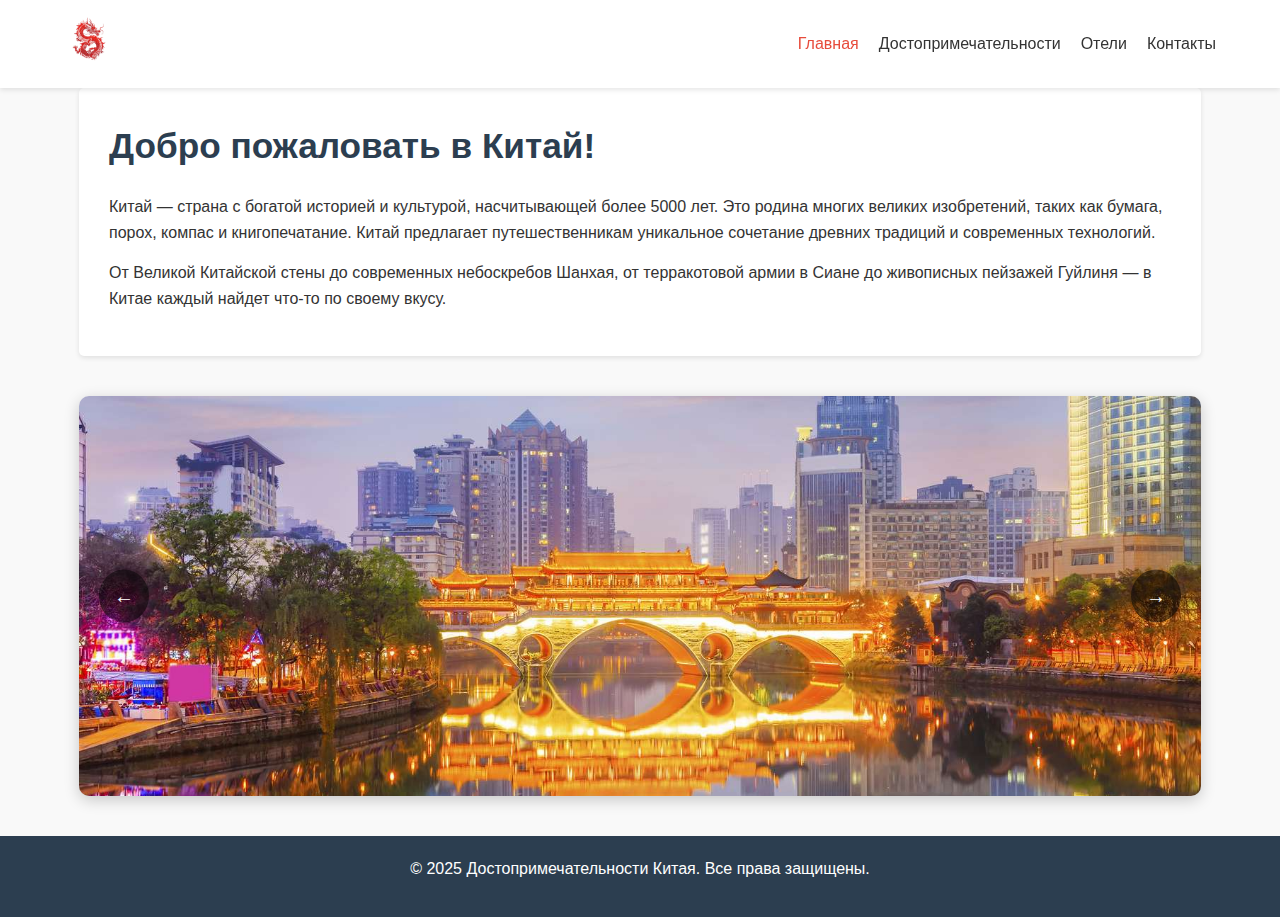
<file: index.html>
<!DOCTYPE html>
<html lang="ru">
<head>
    <meta charset="UTF-8">
    <meta name="viewport" content="width=device-width, initial-scale=1.0">
    <title>Отели в Китае - Достопримечательности Китая</title>
    <link rel="stylesheet" href="css/style.css">
</head>
<body>
    <header>
        <div class="container">
            <div class="logo">
                <img src="images/logo.png" alt="Логотип Китайского туризма">
            </div>
            <nav class="main-nav">
                <ul>
                    <li class="active"><a href="index.html">Главная</a></li>
                    <li><a href="attractions.html">Достопримечательности</a></li>
                    <li ><a href="hotels.html">Отели</a></li>
                    <li><a href="contact.html">Контакты</a></li>
                </ul>
            </nav>
        </div>
    </header>

    <main class="container">
        <section class="about-china">
            <h1>Добро пожаловать в Китай!</h1>
            <p>Китай — страна с богатой историей и культурой, насчитывающей более 5000 лет. Это родина многих великих изобретений, таких как бумага, порох, компас и книгопечатание. Китай предлагает путешественникам уникальное сочетание древних традиций и современных технологий.</p>
            <p>От Великой Китайской стены до современных небоскребов Шанхая, от терракотовой армии в Сиане до живописных пейзажей Гуйлиня — в Китае каждый найдет что-то по своему вкусу.</p>
        </section>

 <!-- В index.html изменяем только секцию карусели -->
<section class="carousel">
    <div class="carousel-container">
        <div class="carousel-slide">
            <div class="slide">
                <img src="images/china1.jpg" alt="Великая Китайская стена">
            </div>
            <div class="slide">
                <img src="images/china2.jpg" alt="Терракотовая армия">
            </div>
            <div class="slide">
                <img src="images/china3.jpg" alt="Монастырь Шаолинь">
            </div>
        </div>
    </div>
    <button id="prevBtn">←</button>
    <button id="nextBtn">→</button>
</section>
    </main>

    <footer>
        <div class="container">
            <p>&copy; 2025 Достопримечательности Китая. Все права защищены.</p>
        </div>
    </footer>

    <script src="js/script.js"></script>
</body>
</html>
</file>
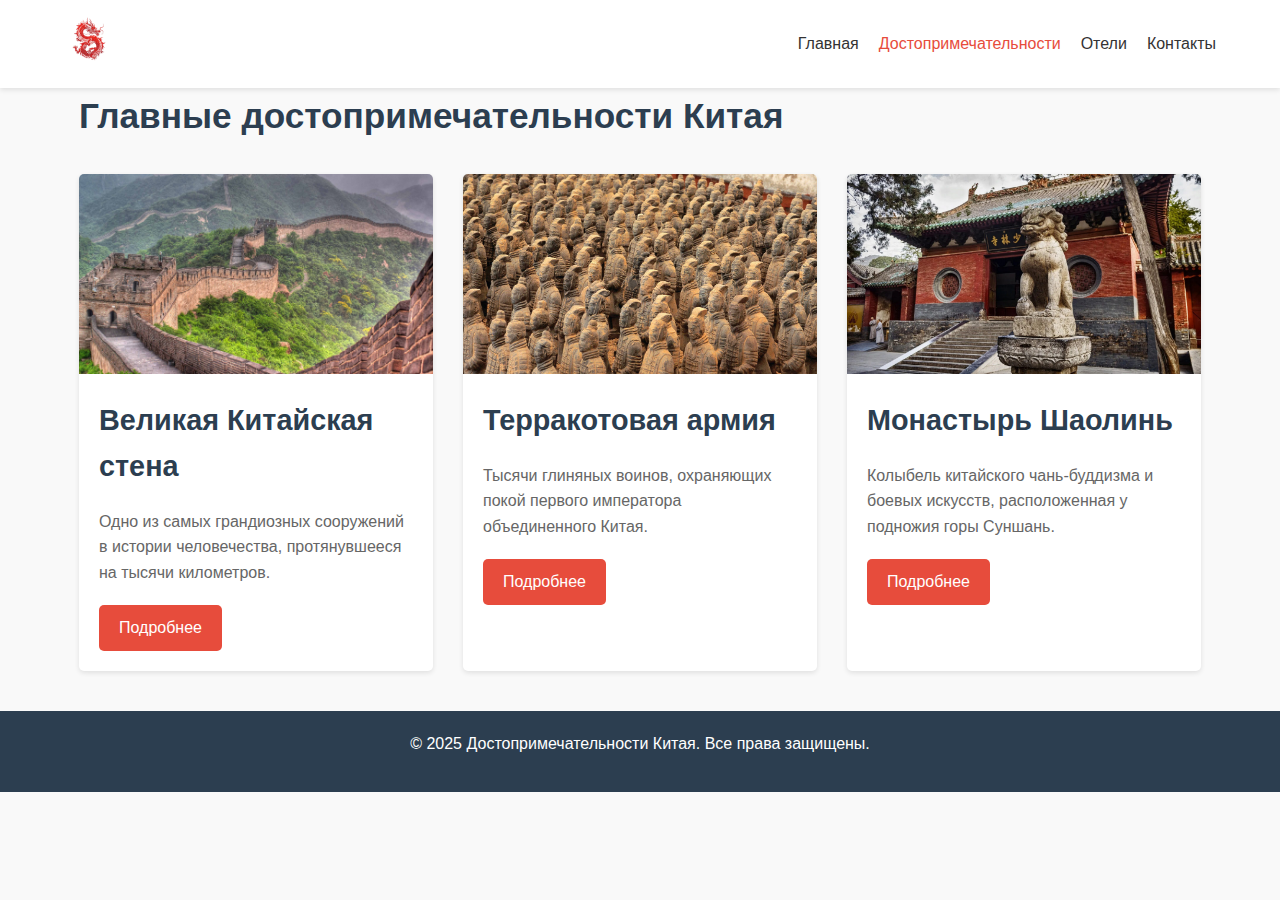
<file: attractions.html>
<!DOCTYPE html>
<html lang="ru">
<head>
    <meta charset="UTF-8">
    <meta name="viewport" content="width=device-width, initial-scale=1.0">
    <title>Отели в Китае - Достопримечательности Китая</title>
    <link rel="stylesheet" href="css/style.css">
</head>
<body>
    <header>
        <div class="container">
            <div class="logo">
                <img src="images/logo.png" alt="Логотип Китайского туризма">
            </div>
            <nav class="main-nav">
                <ul>
                    <li><a href="index.html">Главная</a></li>
                    <li class="active"><a href="attractions.html">Достопримечательности</a></li>
                    <li><a href="hotels.html">Отели</a></li>
                    <li><a href="contact.html">Контакты</a></li>
                </ul>
            </nav>
        </div>
    </header>
 </header>

    <main class="container">
        <h1>Главные достопримечательности Китая</h1>
        
        <div class="attractions-list">
            <article class="attraction-card">
                <img src="images/great-wall.jpg" alt="Великая Китайская стена">
                <h2><a href="great-wall.html">Великая Китайская стена</a></h2>
                <p>Одно из самых грандиозных сооружений в истории человечества, протянувшееся на тысячи километров.</p>
                <a href="great-wall.html" class="btn">Подробнее</a>
            </article>

            <article class="attraction-card">
                <img src="images/terracotta.jpg" alt="Терракотовая армия">
                <h2><a href="terracotta.html">Терракотовая армия</a></h2>
                <p>Тысячи глиняных воинов, охраняющих покой первого императора объединенного Китая.</p>
                <a href="terracotta.html" class="btn">Подробнее</a>
            </article>

            <article class="attraction-card">
                <img src="images/shaolin.jpg" alt="Монастырь Шаолинь">
                <h2><a href="shaolin.html">Монастырь Шаолинь</a></h2>
                <p>Колыбель китайского чань-буддизма и боевых искусств, расположенная у подножия горы Суншань.</p>
                <a href="shaolin.html" class="btn">Подробнее</a>
            </article>
        </div>
    </main>

    <footer>
        <div class="container">
            <p>&copy; 2025 Достопримечательности Китая. Все права защищены.</p>
        </div>
    </footer>
</body>
</html>
</file>
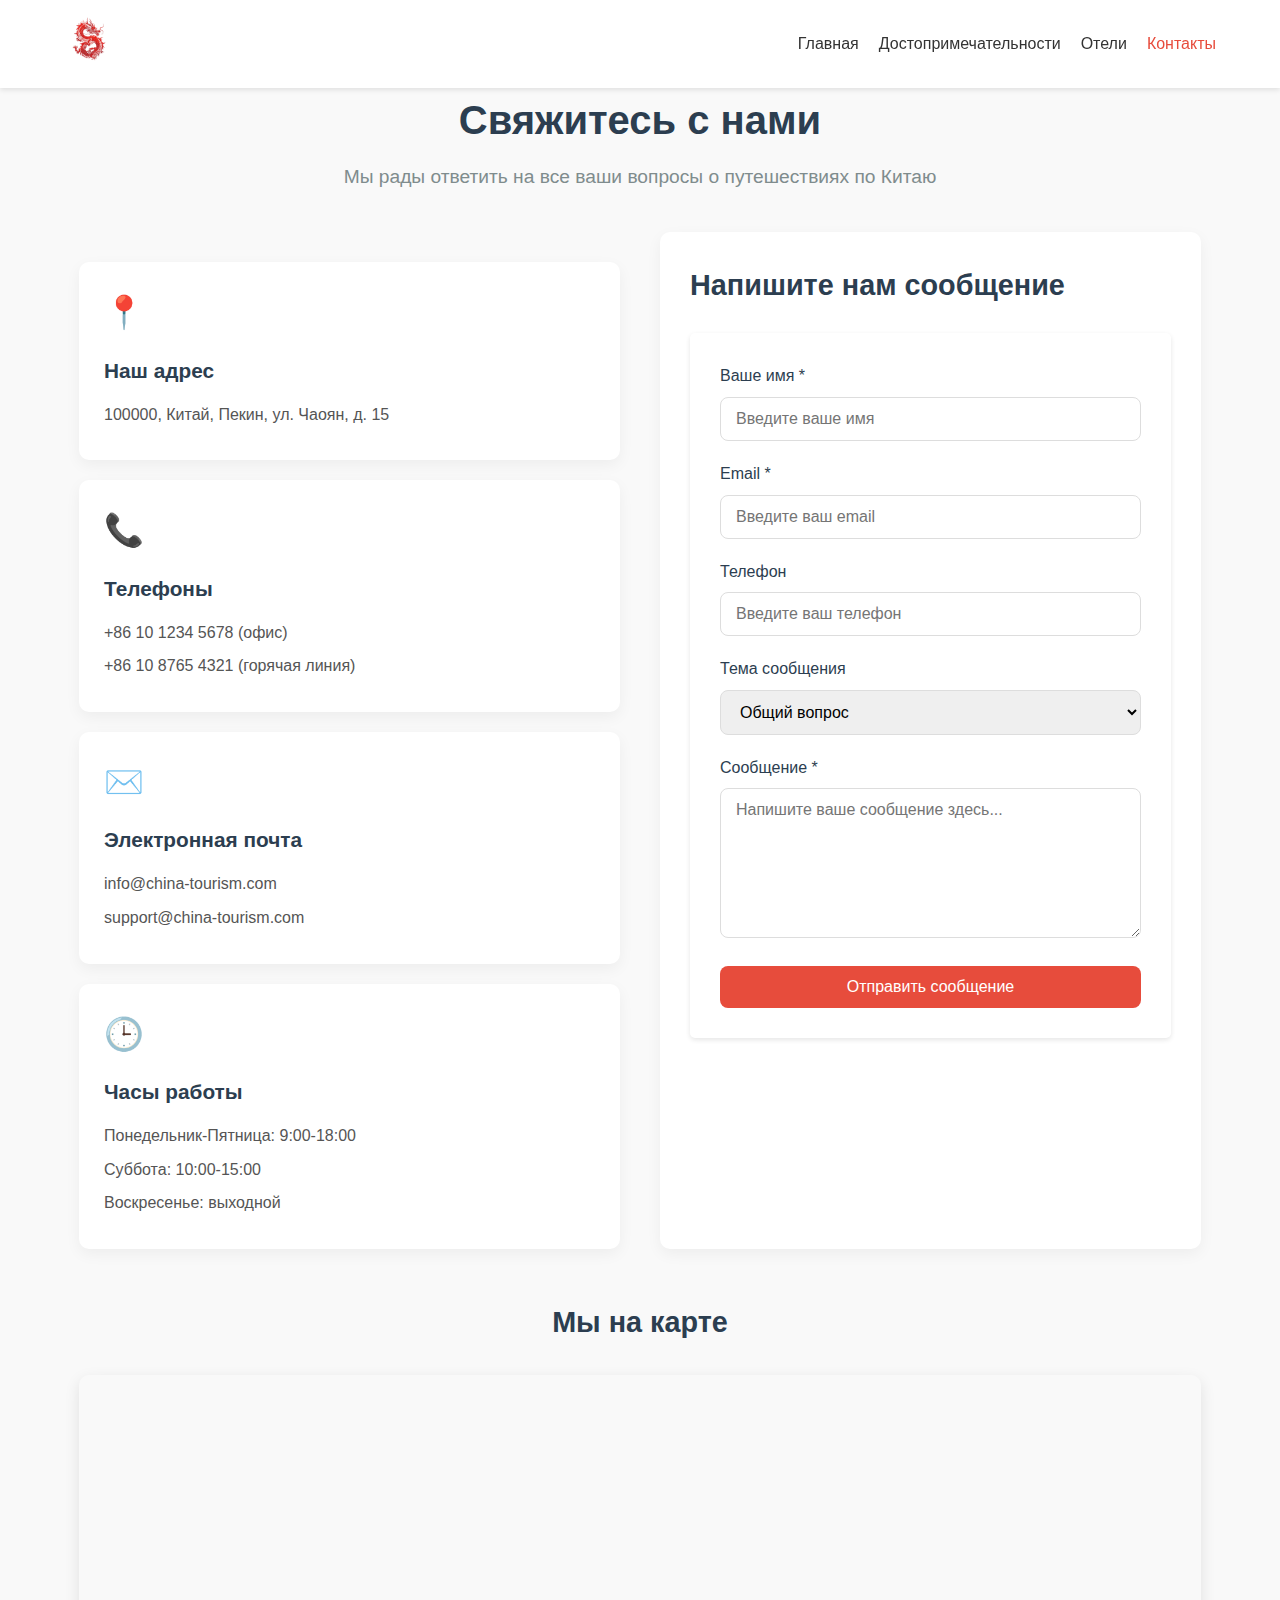
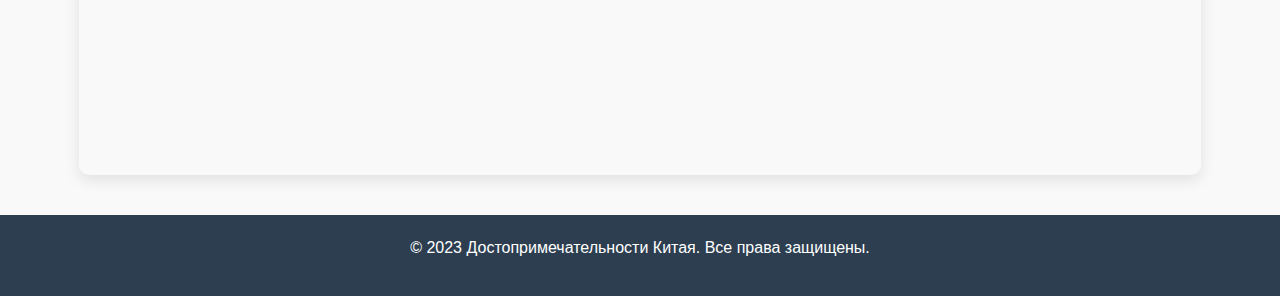
<file: contact.html>
<!DOCTYPE html>
<html lang="ru">
<head>
    <meta charset="UTF-8">
    <meta name="viewport" content="width=device-width, initial-scale=1.0">
    <title>Контакты - Достопримечательности Китая</title>
    <link rel="stylesheet" href="css/style.css">
    <style>
        html {
            scroll-behavior: smooth;
        }
        .page-transition {
            animation: fadeIn 0.5s ease;
        }
        @keyframes fadeIn {
            from { opacity: 0; }
            to { opacity: 1; }
        }
    </style>
</head>
<body class="page-transition">
    <header>
        <div class="container">
            <div class="logo">
                <img src="images/logo.png" alt="Логотип Китайского туризма">
            </div>
            <nav class="main-nav">
                <ul>
                    <li><a href="index.html">Главная</a></li>
                    <li><a href="attractions.html">Достопримечательности</a></li>
                    <li><a href="hotels.html">Отели</a></li>
                    <li class="active"><a href="contact.html">Контакты</a></li>
                </ul>
            </nav>
        </div>
    </header>

    <main class="container">
        <h1 class="contact-title">Свяжитесь с нами</h1>
        <p class="contact-subtitle">Мы рады ответить на все ваши вопросы о путешествиях по Китаю</p>
        
        <div class="contact-container">
            <section class="contact-info">
                <div class="contact-card">
                    <div class="contact-icon">📍</div>
                    <h3>Наш адрес</h3>
                    <p>100000, Китай, Пекин, ул. Чаоян, д. 15</p>
                </div>
                
                <div class="contact-card">
                    <div class="contact-icon">📞</div>
                    <h3>Телефоны</h3>
                    <p>+86 10 1234 5678 (офис)</p>
                    <p>+86 10 8765 4321 (горячая линия)</p>
                </div>
                
                <div class="contact-card">
                    <div class="contact-icon">✉️</div>
                    <h3>Электронная почта</h3>
                    <p>info@china-tourism.com</p>
                    <p>support@china-tourism.com</p>
                </div>
                
                <div class="contact-card">
                    <div class="contact-icon">🕒</div>
                    <h3>Часы работы</h3>
                    <p>Понедельник-Пятница: 9:00-18:00</p>
                    <p>Суббота: 10:00-15:00</p>
                    <p>Воскресенье: выходной</p>
                </div>
            </section>

            <section class="contact-form-section">
                <h2>Напишите нам сообщение</h2>
                <form id="feedbackForm" class="contact-form" action="https://formspree.io/f/xrbkrona" method="POST">
                    <div class="form-group">
                        <label for="name">Ваше имя *</label>
                        <input type="text" id="name" name="name" required placeholder="Введите ваше имя">
                    </div>
                    
                    <div class="form-group">
                        <label for="email">Email *</label>
                        <input type="email" id="email" name="email" required placeholder="Введите ваш email">
                    </div>
                    
                    <div class="form-group">
                        <label for="phone">Телефон</label>
                        <input type="tel" id="phone" name="phone" placeholder="Введите ваш телефон">
                    </div>
                    
                    <div class="form-group">
                        <label for="subject">Тема сообщения</label>
                        <select id="subject" name="subject">
                            <option value="general">Общий вопрос</option>
                            <option value="tours">Информация о турах</option>
                            <option value="hotels">Бронирование отелей</option>
                            <option value="feedback">Обратная связь</option>
                        </select>
                    </div>
                    
                    <div class="form-group">
                        <label for="message">Сообщение *</label>
                        <textarea id="message" name="message" rows="5" required placeholder="Напишите ваше сообщение здесь..."></textarea>
                    </div>
                    
                    <input type="hidden" name="_language" value="ru">
                    <input type="hidden" name="_subject" value="Новое сообщение с сайта China-Tourism">
                    <input type="hidden" name="_next" value="https://ваш_логин.github.io/china-tourism/thanks.html">
                    
                    <button type="submit" class="submit-btn">Отправить сообщение</button>
                </form>
                <div id="formStatus"></div>
            </section>
        </div>

        <section class="contact-map">
            <h2>Мы на карте</h2>
            <div class="map-container">
                <iframe src="https://www.google.com/maps/embed?pb=!1m18!1m12!1m3!1d3054.755428061385!2d116.48058231536338!3d40.04156847941377!2m3!1f0!2f0!3f0!3m2!1i1024!2i768!4f13.1!3m3!1m2!1s0x35f05296e7142cb9%3A0x3f0e49c5d5b7042e!2sChaoyang%20St%2C%20Chao%20Yang%20Qu%2C%20Beijing%20Shi%2C%20China!5e0!3m2!1sen!2sru!4v1620000000000!5m2!1sen!2sru" width="600" height="450" style="border:0;" allowfullscreen="" loading="lazy"></iframe>
            </div>
        </section>
    </main>

    <footer>
        <div class="container">
            <p>&copy; 2023 Достопримечательности Китая. Все права защищены.</p>
        </div>
    </footer>

    <script>
        document.getElementById('feedbackForm').addEventListener('submit', function(e) {
            e.preventDefault();
            const form = e.target;
            const formData = new FormData(form);
            const status = document.getElementById('formStatus');
            
            status.innerHTML = '<p style="color: #3498db;">Отправка сообщения...</p>';
            
            fetch(form.action, {
                method: 'POST',
                body: formData,
                headers: {
                    'Accept': 'application/json'
                }
            })
            .then(response => {
                if (response.ok) {
                    status.innerHTML = `
                        <div style="background:#27ae60; color:white; padding:15px; border-radius:5px;">
                            ✔ Сообщение успешно отправлено! Мы ответим вам в ближайшее время.
                        </div>
                    `;
                    form.reset();
                } else {
                    throw new Error('Ошибка отправки');
                }
            })
            .catch(error => {
                status.innerHTML = `
                    <div style="background:#e74c3c; color:white; padding:15px; border-radius:5px;">
                        ✖ Ошибка при отправке. Пожалуйста, попробуйте позже или напишите нам на info@china-tourism.com
                    </div>
                `;
            });
        });
    </script>
</body>
</html>
</file>
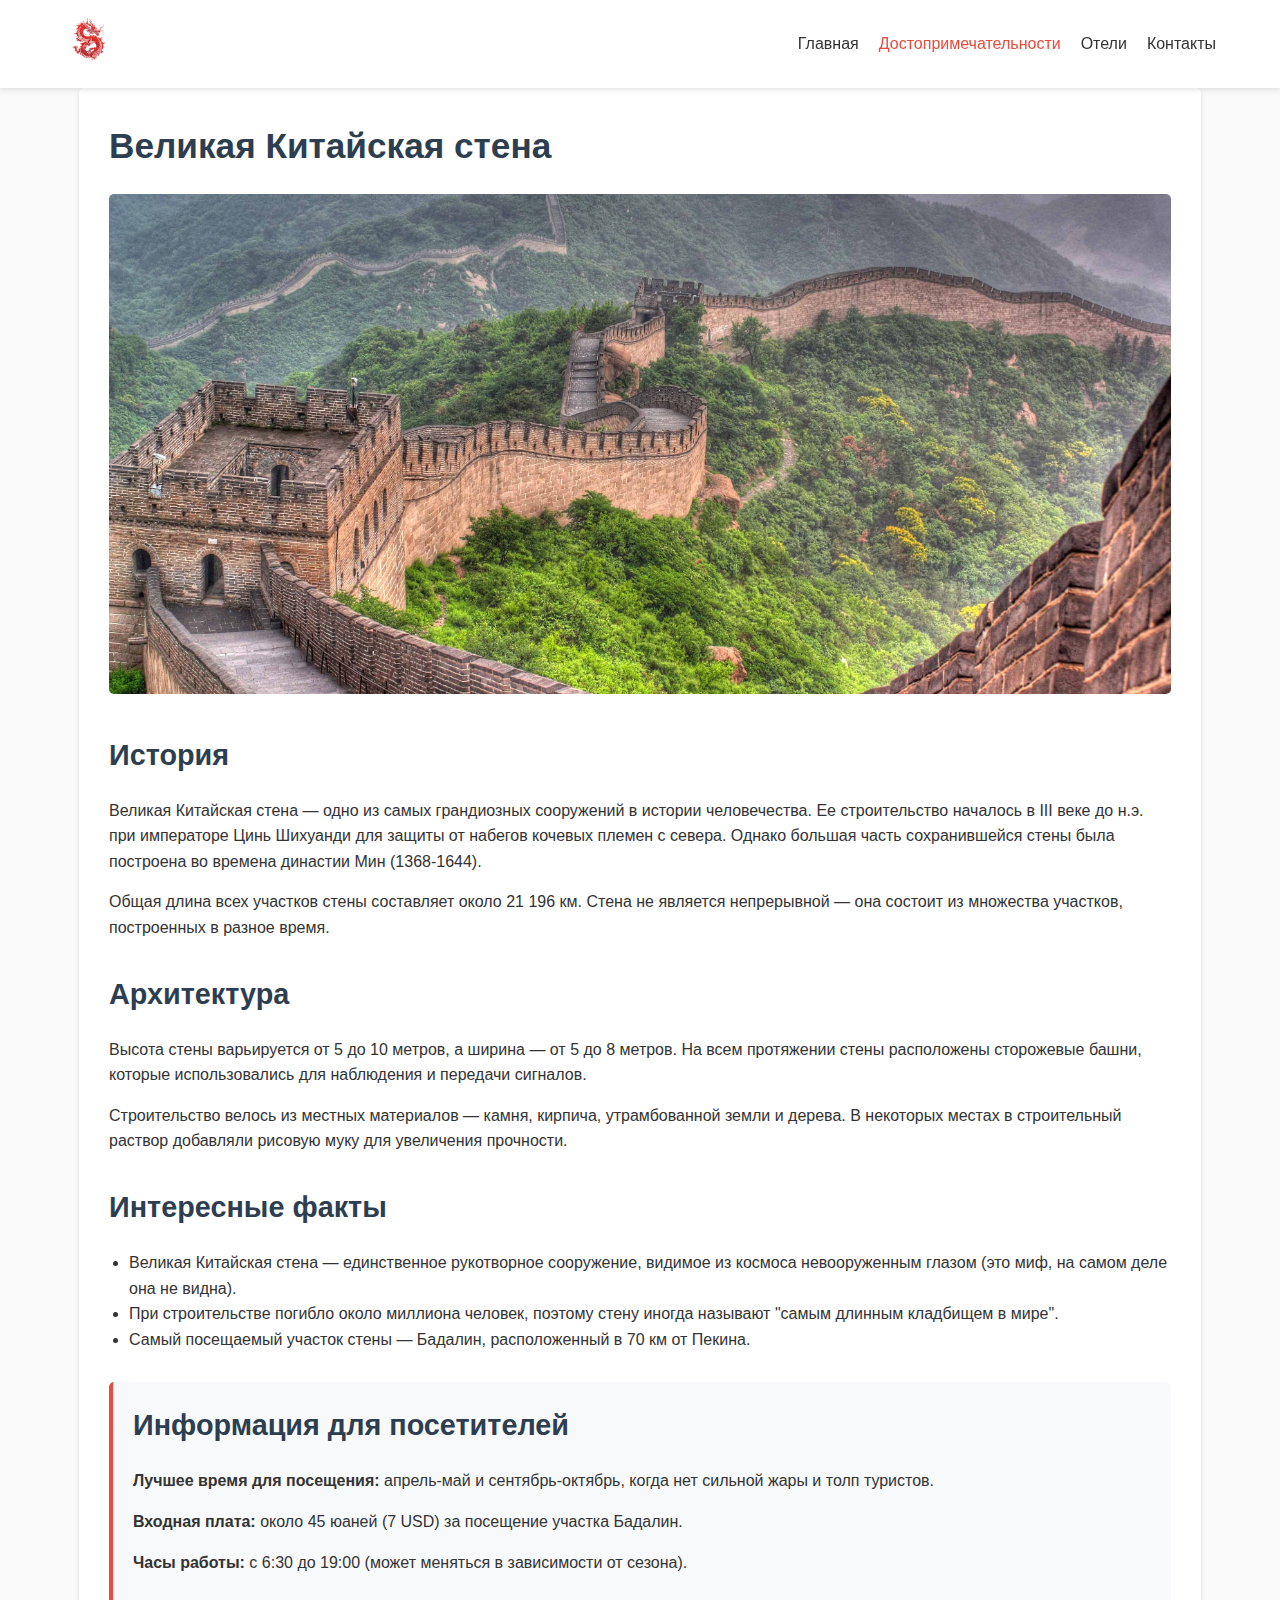
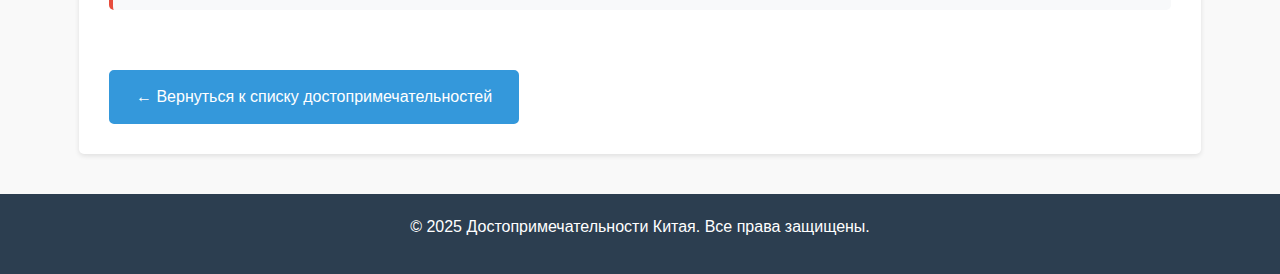
<file: great-wall.html>
<!DOCTYPE html>
<html lang="ru">
<head>
    <meta charset="UTF-8">
    <meta name="viewport" content="width=device-width, initial-scale=1.0">
    <title>Великая Китайская стена</title>
    <link rel="stylesheet" href="css/style.css">
</head>
<body>
    <header>
        <div class="container">
            <div class="logo">
                <img src="images/logo.png" alt="Логотип Китайского туризма">
            </div>
            <nav class="main-nav">
                <ul>
                    <li><a href="index.html">Главная</a></li>
                    <li class="active"><a href="attractions.html">Достопримечательности</a></li>
                    <li><a href="hotels.html">Отели</a></li>
                    <li><a href="contact.html">Контакты</a></li>
                </ul>
            </nav>
        </div>
    </header>
 </header>

    <main class="container">
        <article class="attraction-detail">
            <h1>Великая Китайская стена</h1>
            <img src="images/great-wall.jpg" alt="Великая Китайская стена">
            
            <section>
                <h2>История</h2>
                <p>Великая Китайская стена — одно из самых грандиозных сооружений в истории человечества. Ее строительство началось в III веке до н.э. при императоре Цинь Шихуанди для защиты от набегов кочевых племен с севера. Однако большая часть сохранившейся стены была построена во времена династии Мин (1368-1644).</p>
                <p>Общая длина всех участков стены составляет около 21 196 км. Стена не является непрерывной — она состоит из множества участков, построенных в разное время.</p>
            </section>

            <section>
                <h2>Архитектура</h2>
                <p>Высота стены варьируется от 5 до 10 метров, а ширина — от 5 до 8 метров. На всем протяжении стены расположены сторожевые башни, которые использовались для наблюдения и передачи сигналов.</p>
                <p>Строительство велось из местных материалов — камня, кирпича, утрамбованной земли и дерева. В некоторых местах в строительный раствор добавляли рисовую муку для увеличения прочности.</p>
            </section>

            <section>
                <h2>Интересные факты</h2>
                <ul>
                    <li>Великая Китайская стена — единственное рукотворное сооружение, видимое из космоса невооруженным глазом (это миф, на самом деле она не видна).</li>
                    <li>При строительстве погибло около миллиона человек, поэтому стену иногда называют "самым длинным кладбищем в мире".</li>
                    <li>Самый посещаемый участок стены — Бадалин, расположенный в 70 км от Пекина.</li>
                </ul>
            </section>

            <section class="visitor-info">
                <h2>Информация для посетителей</h2>
                <p><strong>Лучшее время для посещения:</strong> апрель-май и сентябрь-октябрь, когда нет сильной жары и толп туристов.</p>
                <p><strong>Входная плата:</strong> около 45 юаней (7 USD) за посещение участка Бадалин.</p>
                <p><strong>Часы работы:</strong> с 6:30 до 19:00 (может меняться в зависимости от сезона).</p>
            </section>
            <a href="attractions.html" class="back-button"> ← Вернуться к списку достопримечательностей</a>
        </article>
    </main>

    <footer>
        <div class="container">
            <p>&copy; 2025 Достопримечательности Китая. Все права защищены.</p>
        </div>
    </footer>
</body>
</html>
</file>
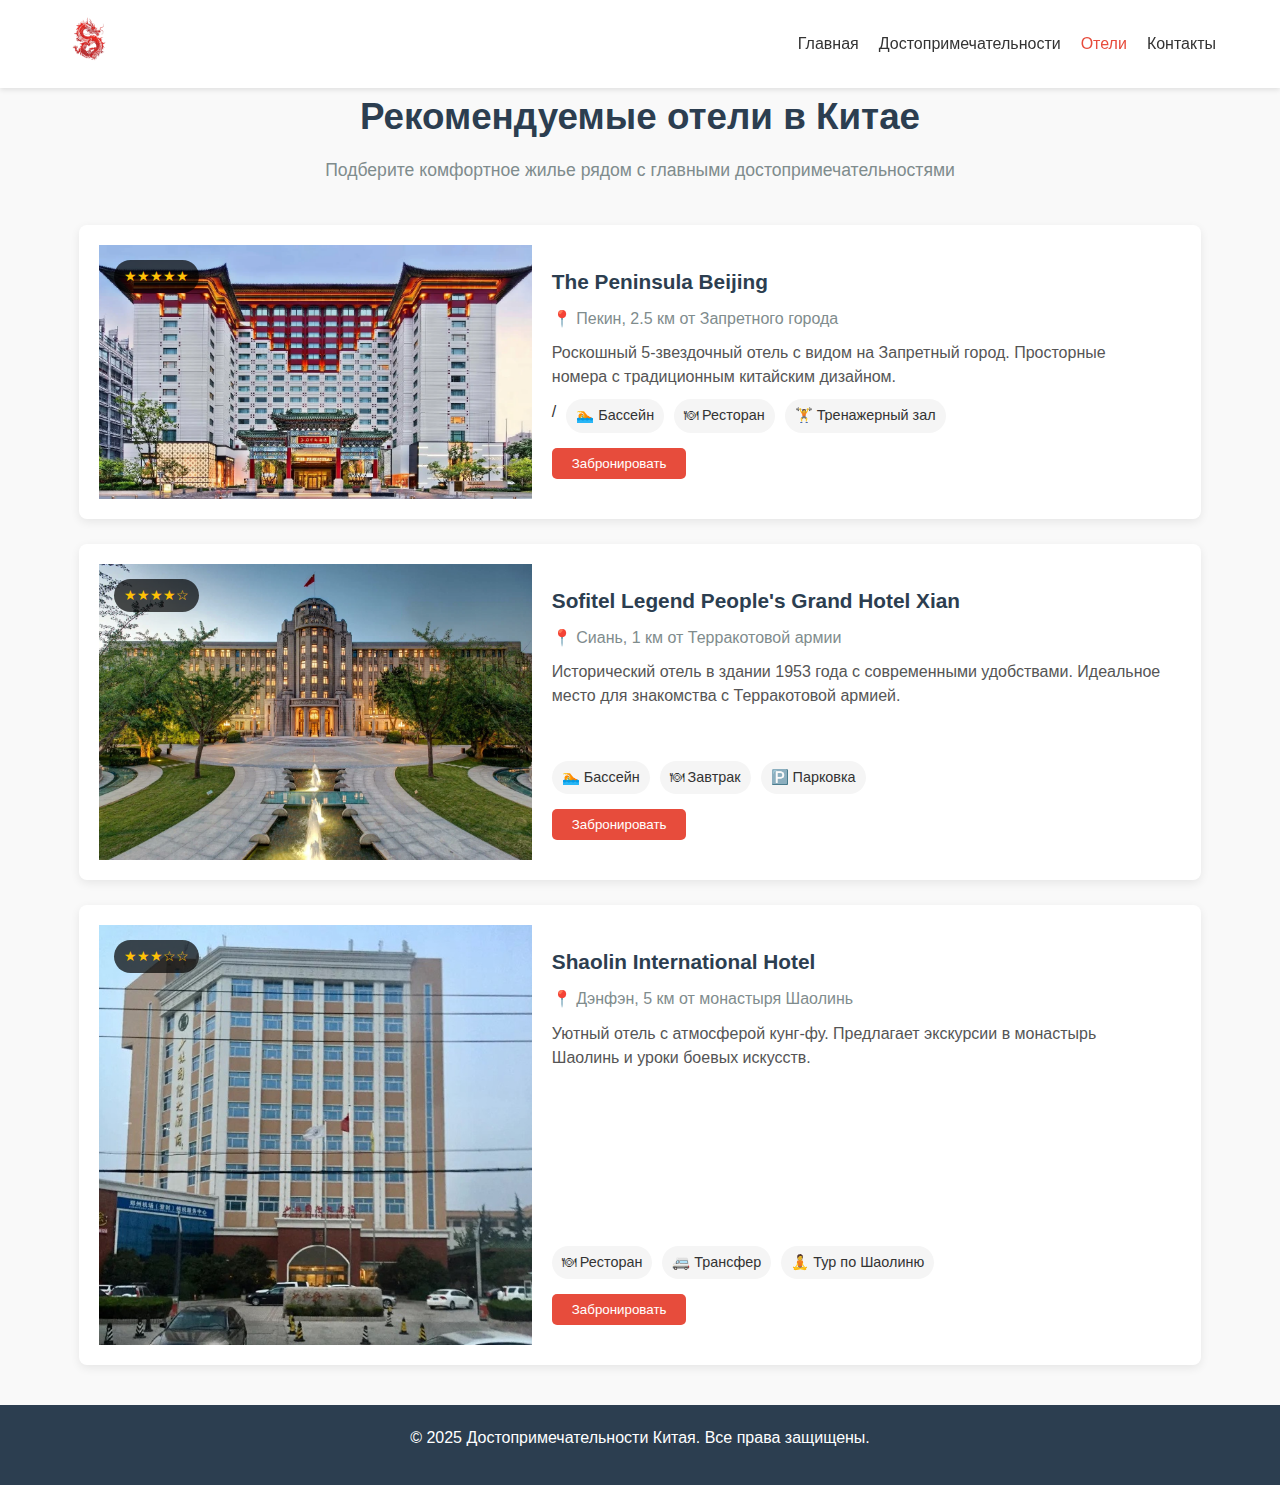
<file: hotels.html>
<!DOCTYPE html>
<html lang="ru">
<head>
    <meta charset="UTF-8">
    <meta name="viewport" content="width=device-width, initial-scale=1.0">
    <title>Отели в Китае - Достопримечательности Китая</title>
    <link rel="stylesheet" href="css/style.css">
</head>
<body>
    <header>
        <div class="container">
            <div class="logo">
                <img src="images/logo.png" alt="Логотип Китайского туризма">
            </div>
            <nav class="main-nav">
                <ul>
                    <li><a href="index.html">Главная</a></li>
                    <li><a href="attractions.html">Достопримечательности</a></li>
                    <li class="active"><a href="hotels.html">Отели</a></li>
                    <li><a href="contact.html">Контакты</a></li>
                </ul>
            </nav>
        </div>
    </header>

</body>
</html>
    <main class="container">
        <section class="hotels-header">
            <h1>Рекомендуемые отели в Китае</h1>
            <p class="subtitle">Подберите комфортное жилье рядом с главными достопримечательностями</p>
        </section>

        <section class="hotels-list">
            <div class="hotel-card">
                <div class="hotel-image-container">
                    <img src="images/hotel1.jpg" alt="The Peninsula Beijing" class="hotel-image">
                    <span class="hotel-rating">★★★★★</span>
                </div>
                <div class="hotel-details">
                    <h3>The Peninsula Beijing</h3>
                    <p class="hotel-location">📍 Пекин, 2.5 км от Запретного города</p>
                    <p class="hotel-description">Роскошный 5-звездочный отель с видом на Запретный город. Просторные номера с традиционным китайским дизайном.</p>
                    <div class="hotel-amenities">/
                        <span>🏊 Бассейн</span>
                        <span>🍽 Ресторан</span>
                        <span>🏋️ Тренажерный зал</span>
                    </div>
                    <div class="hotel-actions">
                        <button class="book-button" onclick="bookHotel('The Peninsula Beijing')">Забронировать</button>

                    </div>
                </div>
            </div>

            <div class="hotel-card">
                <div class="hotel-image-container">
                    <img src="images/hotel2.jpg" alt="Sofitel Legend Xian" class="hotel-image">
                    <span class="hotel-rating">★★★★☆</span>
                </div>
                <div class="hotel-details">
                    <h3>Sofitel Legend People's Grand Hotel Xian</h3>
                    <p class="hotel-location">📍 Сиань, 1 км от Терракотовой армии</p>
                    <p class="hotel-description">Исторический отель в здании 1953 года с современными удобствами. Идеальное место для знакомства с Терракотовой армией.</p>
                    <div class="hotel-amenities">
                        <span>🏊 Бассейн</span>
                        <span>🍽 Завтрак</span>
                        <span>🅿️ Парковка</span>
                    </div>
                    <div class="hotel-actions">
                        <button class="book-button" onclick="bookHotel('Sofitel Legend Xian')">Забронировать</button>

                    </div>
                </div>
            </div>

            <div class="hotel-card">
                <div class="hotel-image-container">
                    <img src="images/hotel3.jpg" alt="Shaolin International Hotel" class="hotel-image">
                    <span class="hotel-rating">★★★☆☆</span>
                </div>
                <div class="hotel-details">
                    <h3>Shaolin International Hotel</h3>
                    <p class="hotel-location">📍 Дэнфэн, 5 км от монастыря Шаолинь</p>
                    <p class="hotel-description">Уютный отель с атмосферой кунг-фу. Предлагает экскурсии в монастырь Шаолинь и уроки боевых искусств.</p>
                    <div class="hotel-amenities">
                        <span>🍽 Ресторан</span>
                        <span>🚐 Трансфер</span>
                        <span>🧘 Тур по Шаолиню</span>
                    </div>
                    <div class="hotel-actions">
                        <button class="book-button" onclick="bookHotel('Shaolin International Hotel')">Забронировать</button>

                    </div>
                </div>
            </div>
        </section>
    </main>

    <footer>
        <div class="container">
            <p>&copy; 2025 Достопримечательности Китая. Все права защищены.</p>
        </div>
    </footer>

    <script>
        function bookHotel(hotelName) {
            alert(`Вы выбрали бронирование отеля "${hotelName}". В реальном приложении здесь будет форма бронирования.`);
            // В реальном приложении здесь будет переход на страницу бронирования
        }

        function showHotelDetails(hotelId) {
            const details = {
                'peninsula': {
                    name: 'The Peninsula Beijing',
                    description: '5-звездочный люксовый отель в центре Пекина с видом на Запретный город. Номера оформлены в традиционном китайском стиле с современными удобствами. Отель предлагает спа-центр, несколько ресторанов и бесплатный трансфер до основных достопримечательностей.',
                    price: '$250 за ночь',
                    amenities: ['Бесплатный Wi-Fi', 'Бассейн', 'Спа-центр', '3 ресторана', 'Фитнес-центр', 'Консьерж-сервис']
                },
                'sofitel': {
                    name: 'Sofitel Legend People\'s Grand Hotel Xian',
                    description: '4-звездочный отель класса люкс в историческом здании 1950-х годов. Расположен в непосредственной близости от музея Терракотовой армии. Отель сочетает французский шарм с китайской культурой.',
                    price: '$180 за ночь',
                    amenities: ['Бесплатный Wi-Fi', 'Бассейн', 'Завтрак "шведский стол"', 'Ресторан', 'Парковка', 'Экскурсионное бюро']
                },
                'shaolin': {
                    name: 'Shaolin International Hotel',
                    description: '3-звездочный отель в традиционном стиле у подножия горы Суншань. Специализируется на турах к монастырю Шаолинь. Предлагает уроки кунг-фу и цигун для гостей.',
                    price: '$80 за ночь',
                    amenities: ['Бесплатный Wi-Fi', 'Ресторан китайской кухни', 'Трансфер до монастыря', 'Экскурсии', 'Занятия кунг-фу']
                }
            };
            
            const hotel = details[hotelId];
            let amenitiesList = hotel.amenities.map(item => `<li>${item}</li>`).join('');
            
            const detailMessage = `
                <h3>${hotel.name}</h3>
                <p><strong>Описание:</strong> ${hotel.description}</p>
                <p><strong>Цена:</strong> ${hotel.price}</p>
                <p><strong>Удобства:</strong></p>
                <ul>${amenitiesList}</ul>
            `;
            
            alert(detailMessage);
            // В реальном приложении здесь будет переход на отдельную страницу с деталями
        }
    </script>
</body>
</html>
</file>
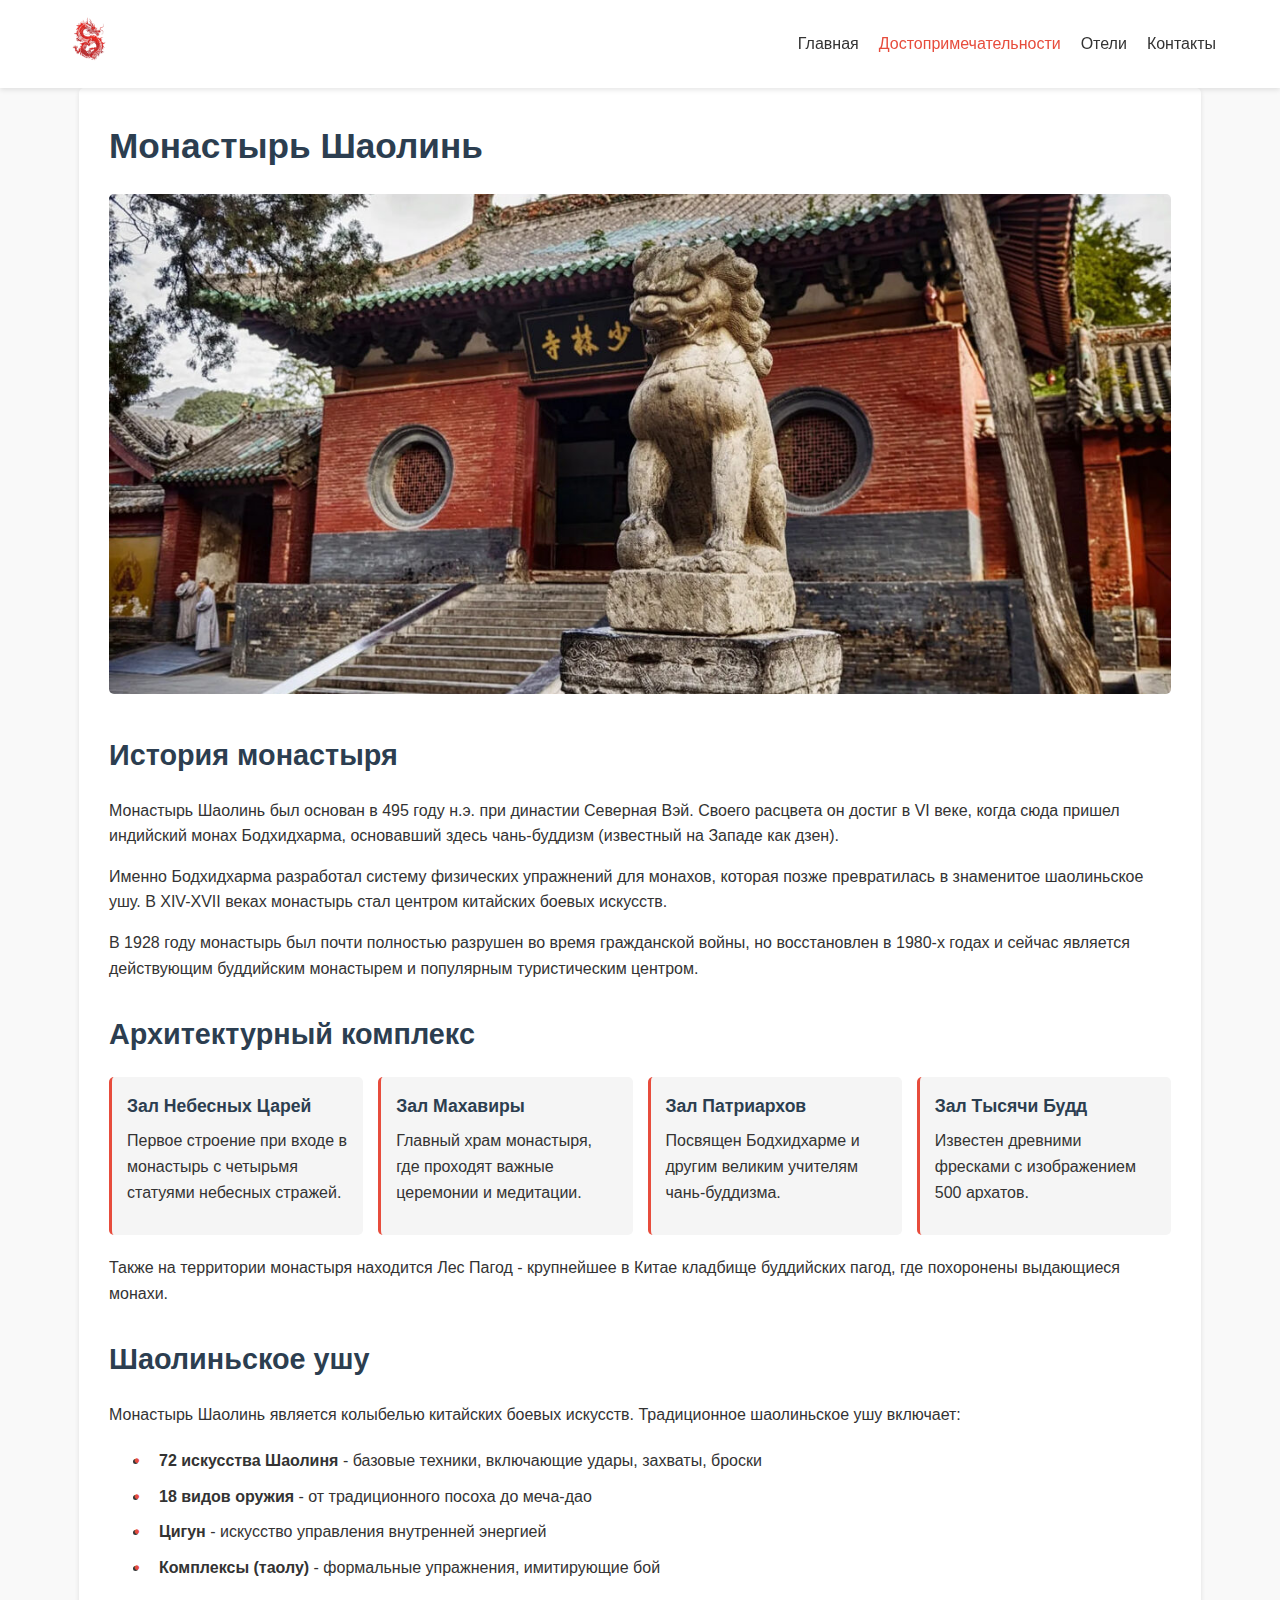
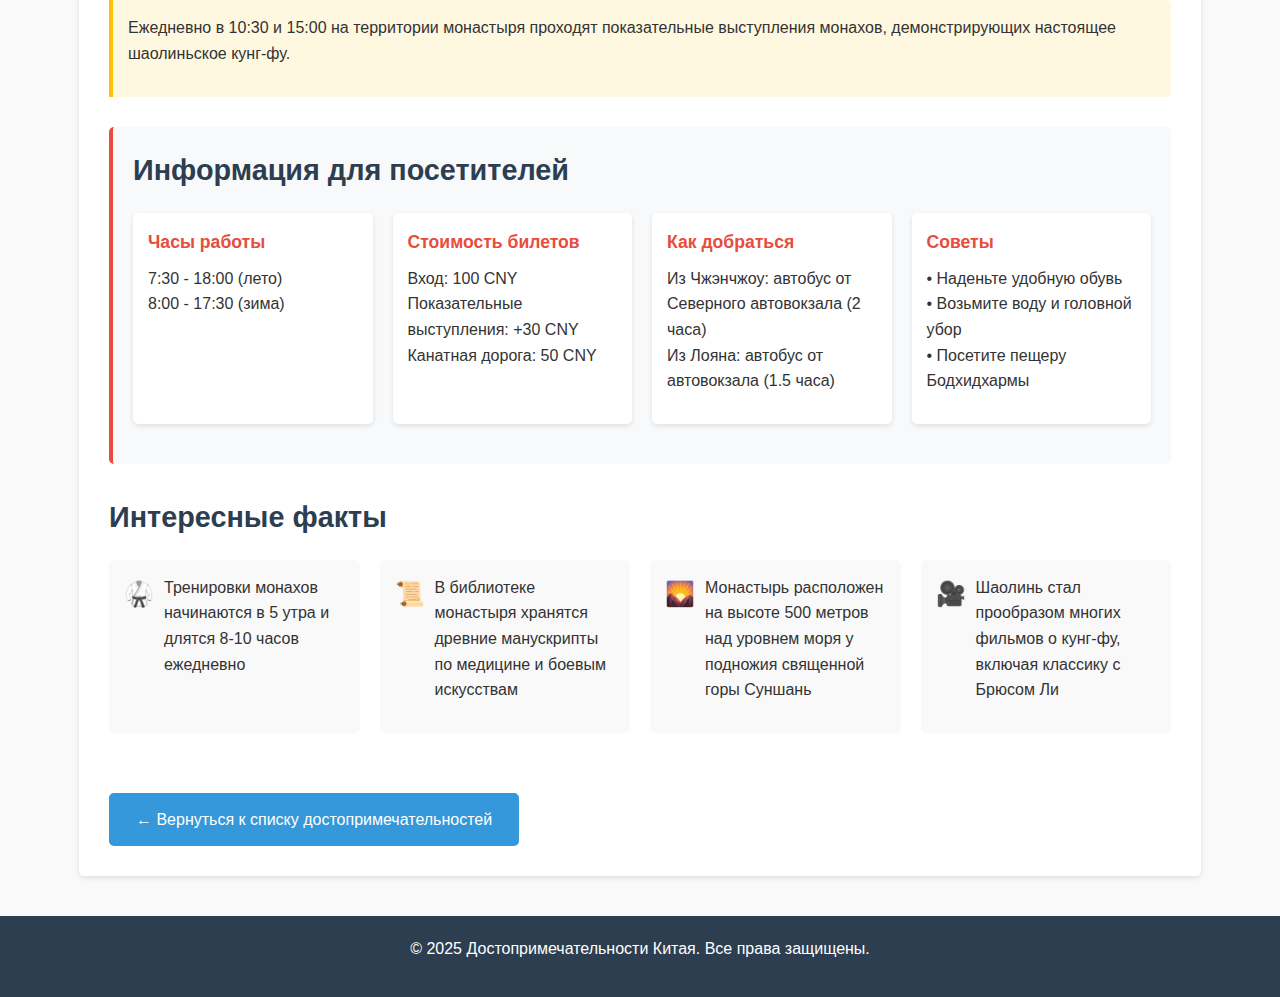
<file: shaolin.html>
<!DOCTYPE html>
<html lang="ru">
<head>
    <meta charset="UTF-8">
    <meta name="viewport" content="width=device-width, initial-scale=1.0">
    <title>Монастырь Шаолинь - Достопримечательности Китая</title>
    <link rel="stylesheet" href="css/style.css">
</head>
<body>
    <header>
        <div class="container">
            <div class="logo">
                <img src="images/logo.png" alt="Логотип Китайского туризма">
            </div>
            <nav class="main-nav">
                <ul>
                    <li><a href="index.html">Главная</a></li>
                    <li class="active"><a href="attractions.html">Достопримечательности</a></li>
                    <li><a href="hotels.html">Отели</a></li>
                    <li><a href="contact.html">Контакты</a></li>
                </ul>
            </nav>
        </div>
    </header>
 </header>

    <main class="container">
        <article class="attraction-detail">
            <h1>Монастырь Шаолинь</h1>
            <img src="images/shaolin.jpg" alt="Монастырь Шаолинь у подножия горы Суншань">
            
            <section>
                <h2>История монастыря</h2>
                <p>Монастырь Шаолинь был основан в 495 году н.э. при династии Северная Вэй. Своего расцвета он достиг в VI веке, когда сюда пришел индийский монах Бодхидхарма, основавший здесь чань-буддизм (известный на Западе как дзен).</p>
                <p>Именно Бодхидхарма разработал систему физических упражнений для монахов, которая позже превратилась в знаменитое шаолиньское ушу. В XIV-XVII веках монастырь стал центром китайских боевых искусств.</p>
                <p>В 1928 году монастырь был почти полностью разрушен во время гражданской войны, но восстановлен в 1980-х годах и сейчас является действующим буддийским монастырем и популярным туристическим центром.</p>
            </section>

            <section>
                <h2>Архитектурный комплекс</h2>
                <div class="architecture-grid">
                    <div>
                        <h3>Зал Небесных Царей</h3>
                        <p>Первое строение при входе в монастырь с четырьмя статуями небесных стражей.</p>
                    </div>
                    <div>
                        <h3>Зал Махавиры</h3>
                        <p>Главный храм монастыря, где проходят важные церемонии и медитации.</p>
                    </div>
                    <div>
                        <h3>Зал Патриархов</h3>
                        <p>Посвящен Бодхидхарме и другим великим учителям чань-буддизма.</p>
                    </div>
                    <div>
                        <h3>Зал Тысячи Будд</h3>
                        <p>Известен древними фресками с изображением 500 архатов.</p>
                    </div>
                </div>
                <p>Также на территории монастыря находится Лес Пагод - крупнейшее в Китае кладбище буддийских пагод, где похоронены выдающиеся монахи.</p>
            </section>

            <section>
                <h2>Шаолиньское ушу</h2>
                <p>Монастырь Шаолинь является колыбелью китайских боевых искусств. Традиционное шаолиньское ушу включает:</p>
                <ul class="martial-arts-list">
                    <li>
                        <strong>72 искусства Шаолиня</strong> - базовые техники, включающие удары, захваты, броски
                    </li>
                    <li>
                        <strong>18 видов оружия</strong> - от традиционного посоха до меча-дао
                    </li>
                    <li>
                        <strong>Цигун</strong> - искусство управления внутренней энергией
                    </li>
                    <li>
                        <strong>Комплексы (таолу)</strong> - формальные упражнения, имитирующие бой
                    </li>
                </ul>
                <div class="performance-notice">
                    <p>Ежедневно в 10:30 и 15:00 на территории монастыря проходят показательные выступления монахов, демонстрирующих настоящее шаолиньское кунг-фу.</p>
                </div>
            </section>

            <section class="visitor-info">
                <h2>Информация для посетителей</h2>
                <div class="info-container">
                    <div class="info-card">
                        <h3>Часы работы</h3>
                        <p>7:30 - 18:00 (лето)<br>
                        8:00 - 17:30 (зима)</p>
                    </div>
                    <div class="info-card">
                        <h3>Стоимость билетов</h3>
                        <p>Вход: 100 CNY<br>
                        Показательные выступления: +30 CNY<br>
                        Канатная дорога: 50 CNY</p>
                    </div>
                    <div class="info-card">
                        <h3>Как добраться</h3>
                        <p>Из Чжэнчжоу: автобус от Северного автовокзала (2 часа)<br>
                        Из Лояна: автобус от автовокзала (1.5 часа)</p>
                    </div>
                    <div class="info-card">
                        <h3>Советы</h3>
                        <p>• Наденьте удобную обувь<br>
                        • Возьмите воду и головной убор<br>
                        • Посетите пещеру Бодхидхармы</p>
                    </div>
                </div>
            </section>

            <section>
                <h2>Интересные факты</h2>
                <div class="facts-container">
                    <div class="fact-item">
                        <div class="fact-icon">🥋</div>
                        <p>Тренировки монахов начинаются в 5 утра и длятся 8-10 часов ежедневно</p>
                    </div>
                    <div class="fact-item">
                        <div class="fact-icon">📜</div>
                        <p>В библиотеке монастыря хранятся древние манускрипты по медицине и боевым искусствам</p>
                    </div>
                    <div class="fact-item">
                        <div class="fact-icon">🌄</div>
                        <p>Монастырь расположен на высоте 500 метров над уровнем моря у подножия священной горы Суншань</p>
                    </div>
                    <div class="fact-item">
                        <div class="fact-icon">🎥</div>
                        <p>Шаолинь стал прообразом многих фильмов о кунг-фу, включая классику с Брюсом Ли</p>
                    </div>
                </div>
            </section>

            <a href="attractions.html" class="back-button"> ← Вернуться к списку достопримечательностей</a>
        </article>
    </main>

    <footer>
        <div class="container">
            <p>&copy; 2025 Достопримечательности Китая. Все права защищены.</p>
        </div>
    </footer>
</body>
</html>
</file>
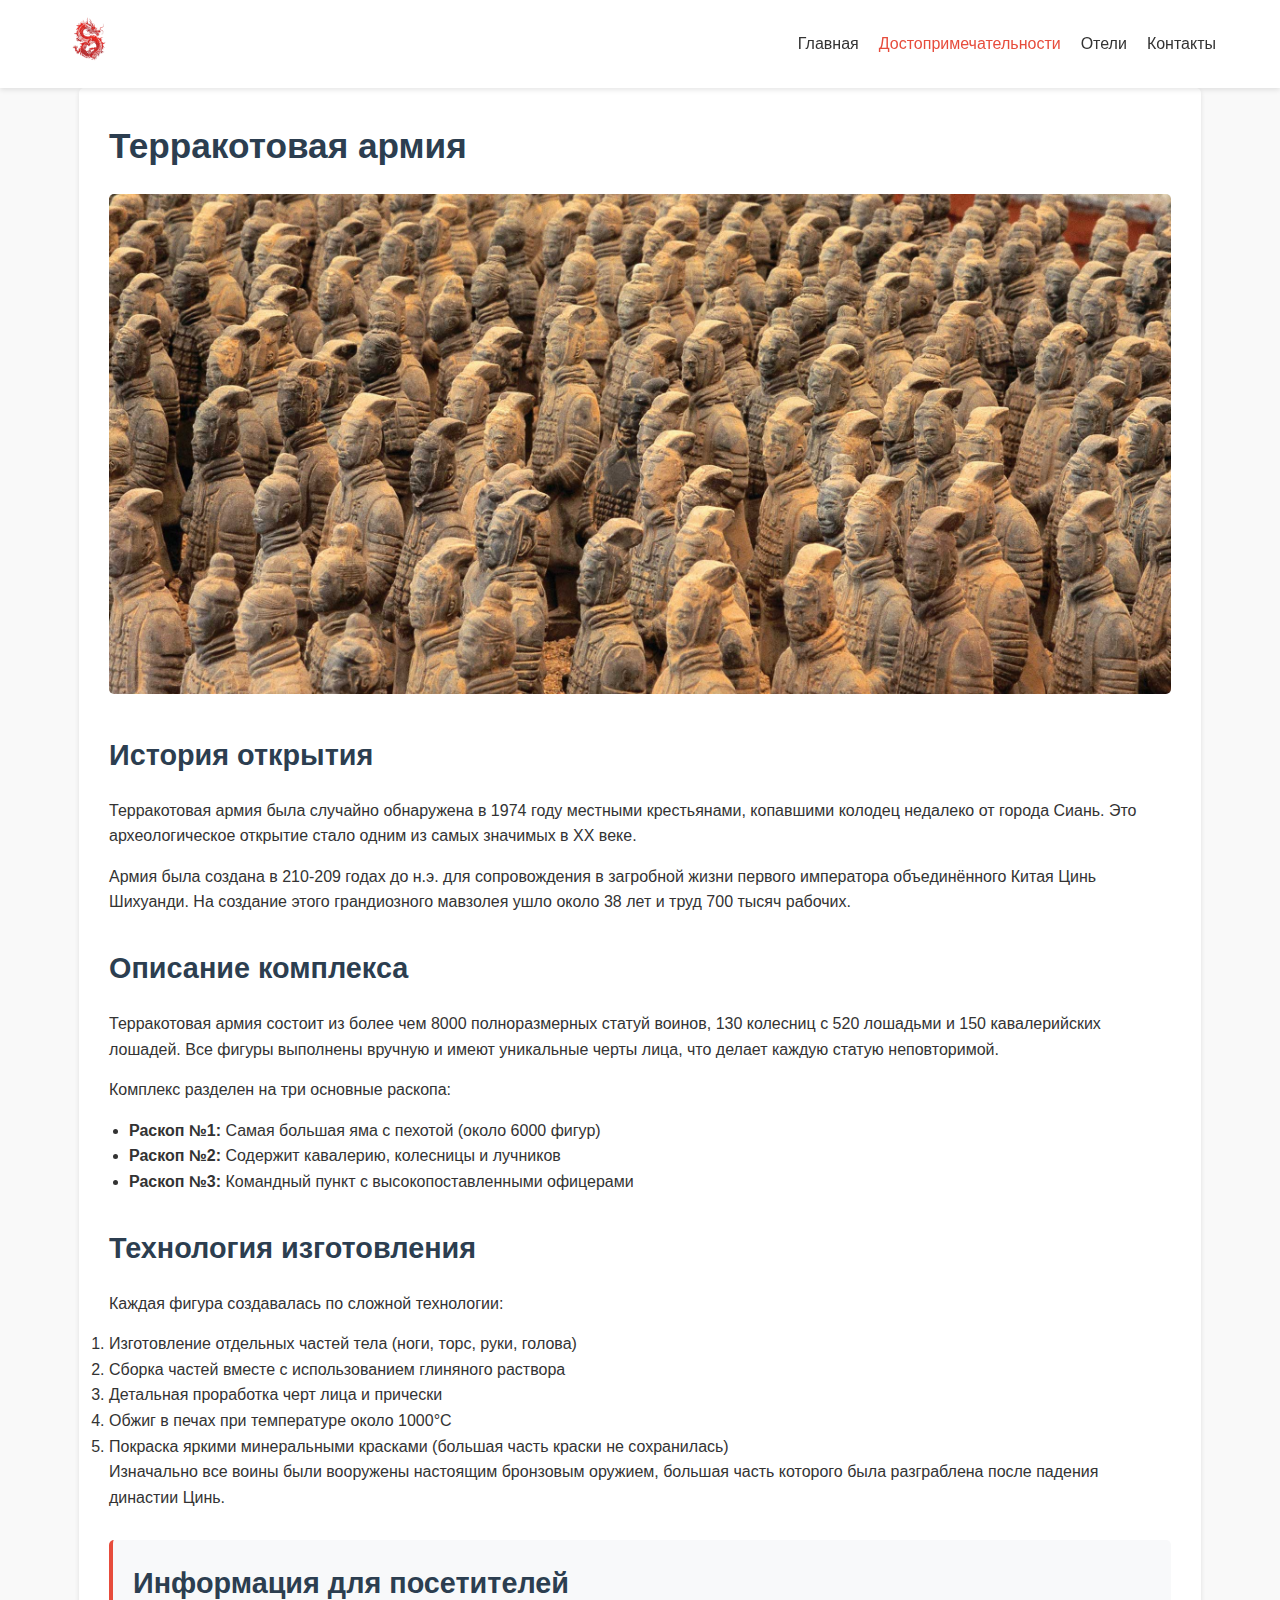
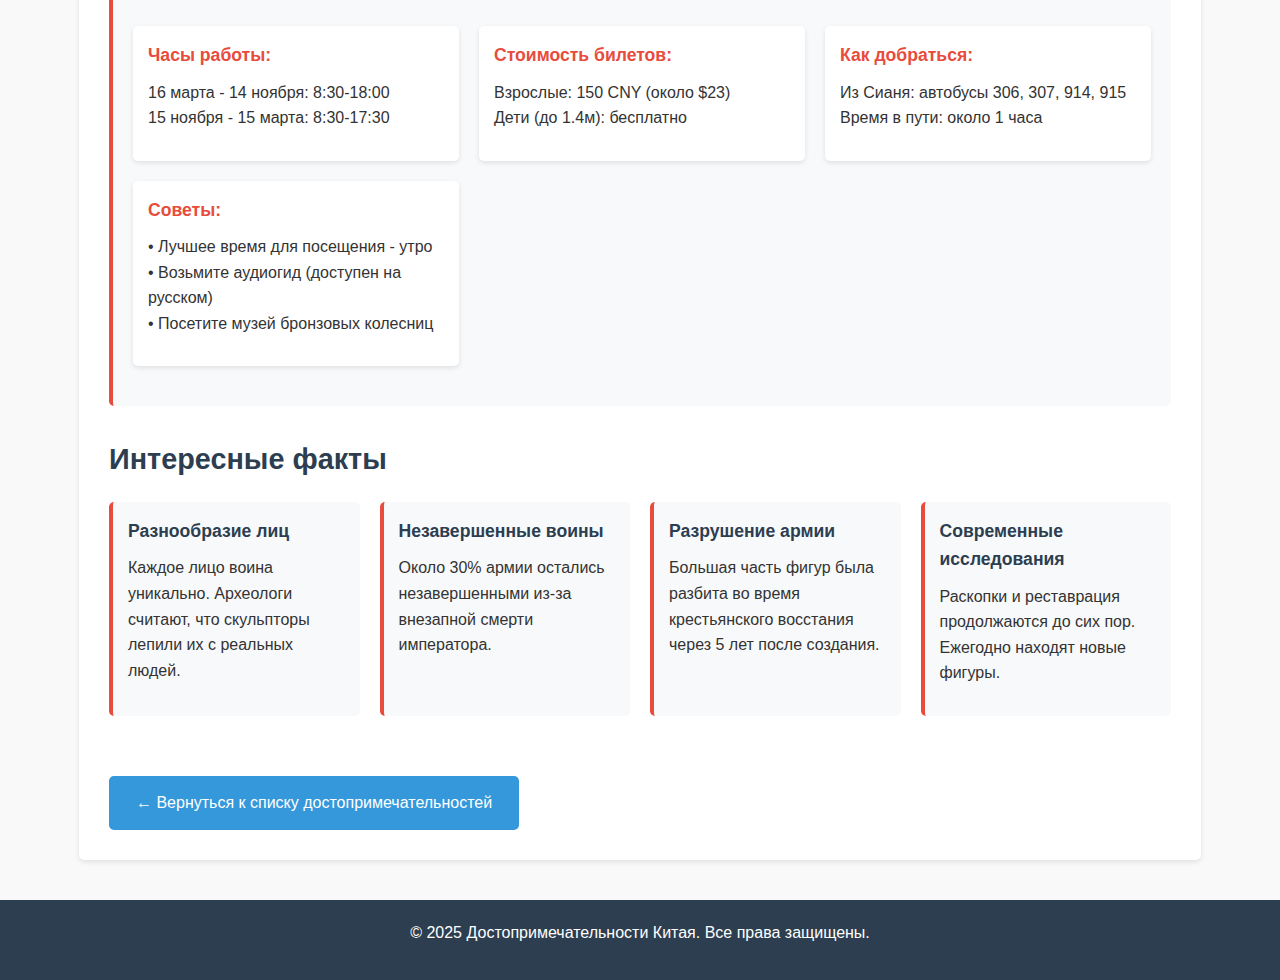
<file: terracotta.html>
<!DOCTYPE html>
<html lang="ru">
<head>
    <meta charset="UTF-8">
    <meta name="viewport" content="width=device-width, initial-scale=1.0">
    <title>Терракотовая армия - Достопримечательности Китая</title>
    <link rel="stylesheet" href="css/style.css">
</head>
<body>
    <header>
        <div class="container">
            <div class="logo">
                <img src="images/logo.png" alt="Логотип Китайского туризма">
            </div>
            <nav class="main-nav">
                <ul>
                    <li><a href="index.html">Главная</a></li>
                    <li class="active"><a href="attractions.html">Достопримечательности</a></li>
                    <li><a href="hotels.html">Отели</a></li>
                    <li><a href="contact.html">Контакты</a></li>
                </ul>
            </nav>
        </div>
    </header>
 </header>

    <main class="container">
        <article class="attraction-detail">
            <h1>Терракотовая армия</h1>
            <img src="images/terracotta.jpg" alt="Терракотовая армия в Сиане">
            
            <section>
                <h2>История открытия</h2>
                <p>Терракотовая армия была случайно обнаружена в 1974 году местными крестьянами, копавшими колодец недалеко от города Сиань. Это археологическое открытие стало одним из самых значимых в XX веке.</p>
                <p>Армия была создана в 210-209 годах до н.э. для сопровождения в загробной жизни первого императора объединённого Китая Цинь Шихуанди. На создание этого грандиозного мавзолея ушло около 38 лет и труд 700 тысяч рабочих.</p>
            </section>

            <section>
                <h2>Описание комплекса</h2>
                <p>Терракотовая армия состоит из более чем 8000 полноразмерных статуй воинов, 130 колесниц с 520 лошадьми и 150 кавалерийских лошадей. Все фигуры выполнены вручную и имеют уникальные черты лица, что делает каждую статую неповторимой.</p>
                <p>Комплекс разделен на три основные раскопа:</p>
                <ul>
                    <li><strong>Раскоп №1:</strong> Самая большая яма с пехотой (около 6000 фигур)</li>
                    <li><strong>Раскоп №2:</strong> Содержит кавалерию, колесницы и лучников</li>
                    <li><strong>Раскоп №3:</strong> Командный пункт с высокопоставленными офицерами</li>
                </ul>
            </section>

            <section>
                <h2>Технология изготовления</h2>
                <p>Каждая фигура создавалась по сложной технологии:</p>
                <ol>
                    <li>Изготовление отдельных частей тела (ноги, торс, руки, голова)</li>
                    <li>Сборка частей вместе с использованием глиняного раствора</li>
                    <li>Детальная проработка черт лица и прически</li>
                    <li>Обжиг в печах при температуре около 1000°C</li>
                    <li>Покраска яркими минеральными красками (большая часть краски не сохранилась)</li>
                </ol>
                <p>Изначально все воины были вооружены настоящим бронзовым оружием, большая часть которого была разграблена после падения династии Цинь.</p>
            </section>

            <section class="visitor-info">
                <h2>Информация для посетителей</h2>
                <div class="info-grid">
                    <div>
                        <h3>Часы работы:</h3>
                        <p>16 марта - 14 ноября: 8:30-18:00<br>
                        15 ноября - 15 марта: 8:30-17:30</p>
                    </div>
                    <div>
                        <h3>Стоимость билетов:</h3>
                        <p>Взрослые: 150 CNY (около $23)<br>
                        Дети (до 1.4м): бесплатно</p>
                    </div>
                    <div>
                        <h3>Как добраться:</h3>
                        <p>Из Сианя: автобусы 306, 307, 914, 915<br>
                        Время в пути: около 1 часа</p>
                    </div>
                    <div>
                        <h3>Советы:</h3>
                        <p>• Лучшее время для посещения - утро<br>
                        • Возьмите аудиогид (доступен на русском)<br>
                        • Посетите музей бронзовых колесниц</p>
                    </div>
                </div>
            </section>

            <section>
                <h2>Интересные факты</h2>
                <div class="facts-grid">
                    <div class="fact-card">
                        <h3>Разнообразие лиц</h3>
                        <p>Каждое лицо воина уникально. Археологи считают, что скульпторы лепили их с реальных людей.</p>
                    </div>
                    <div class="fact-card">
                        <h3>Незавершенные воины</h3>
                        <p>Около 30% армии остались незавершенными из-за внезапной смерти императора.</p>
                    </div>
                    <div class="fact-card">
                        <h3>Разрушение армии</h3>
                        <p>Большая часть фигур была разбита во время крестьянского восстания через 5 лет после создания.</p>
                    </div>
                    <div class="fact-card">
                        <h3>Современные исследования</h3>
                        <p>Раскопки и реставрация продолжаются до сих пор. Ежегодно находят новые фигуры.</p>
                    </div>
                </div>
            </section>

            <a href="attractions.html" class="back-button"> ← Вернуться к списку достопримечательностей</a>
        </article>
    </main>

    <footer>
        <div class="container">
            <p>&copy; 2025 Достопримечательности Китая. Все права защищены.</p>
        </div>
    </footer>
</body>
</html>
</file>
<file: css/style.css>
/* Общие стили */
* {
    margin: 0;
    padding: 0;
    box-sizing: border-box;
    font-family: 'Arial', sans-serif;
}

body {
    line-height: 1.6;
    color: #333;
    background-color: #f9f9f9;
}

.container {
    width: 90%;
    max-width: 1200px;
    margin: 0 auto;
    padding: 0 15px;
}

/* Шапка */
header {
    background-color: #fff;
    box-shadow: 0 2px 5px rgba(0, 0, 0, 0.1);
    position: sticky;
    top: 0;
    z-index: 100;
}

header .container {
    display: flex;
    justify-content: space-between;
    align-items: center;
    padding: 15px 0;
}

.logo img {
    height: 50px;
}

nav ul {
    display: flex;
    list-style: none;
}

nav ul li {
    margin-left: 20px;
}

nav ul li a {
    text-decoration: none;
    color: #333;
    font-weight: 500;
    transition: color 0.3s;
}

nav ul li a:hover, nav ul li.active a {
    color: #e74c3c;
}

/* Основное содержимое */
main {
    padding: 30px 0;
}

h1, h2, h3 {
    color: #2c3e50;
    margin-bottom: 20px;
}

h1 {
    font-size: 2.2rem;
}

h2 {
    font-size: 1.8rem;
}

h3 {
    font-size: 1.4rem;
}

p {
    margin-bottom: 15px;
}

/* О Китае */
.about-china {
    margin-bottom: 40px;
    background-color: #fff;
    padding: 30px;
    border-radius: 5px;
    box-shadow: 0 2px 5px rgba(0, 0, 0, 0.1);
}


/* Стили для карусели */
.carousel {
    position: relative;
    max-width: 100%;
    margin: 40px auto;
    overflow: hidden;
    border-radius: 10px;
    box-shadow: 0 4px 15px rgba(0, 0, 0, 0.2);
    height: 400px; /* Фиксированная высота */
}

.carousel-container {
    width: 100%;
    height: 100%;
    position: relative;
}

.carousel-slide {
    display: flex;
    width: 100%;
    height: 100%;
}

.slide {
    min-width: 100%;
    height: 100%;
    position: relative;
    overflow: hidden;
}

.slide img {
    width: 100%;
    height: 100%;
    object-fit: cover;
    object-position: center;
    display: block;
}

#prevBtn, #nextBtn {
    position: absolute;
    top: 50%;
    transform: translateY(-50%);
    background-color: rgba(0, 0, 0, 0.5);
    color: white;
    border: none;
    padding: 15px;
    font-size: 20px;
    cursor: pointer;
    border-radius: 50%;
    z-index: 10;
    transition: background-color 0.3s;
}

#prevBtn:hover, #nextBtn:hover {
    background-color: rgba(0, 0, 0, 0.8);
}

#prevBtn {
    left: 20px;
}

#nextBtn {
    right: 20px;
}

/* Адаптивность карусели */
@media (max-width: 768px) {
    .carousel {
        height: 300px;
    }
}

@media (max-width: 480px) {
    .carousel {
        height: 250px;
    }
    
    #prevBtn, #nextBtn {
        padding: 10px;
        font-size: 16px;
    }
}

/* Список достопримечательностей */
.attractions-list {
    display: grid;
    grid-template-columns: repeat(auto-fill, minmax(300px, 1fr));
    gap: 30px;
    margin-top: 30px;
}

.attraction-card {
    background: #fff;
    border-radius: 5px;
    overflow: hidden;
    box-shadow: 0 2px 5px rgba(0, 0, 0, 0.1);
    transition: transform 0.3s, box-shadow 0.3s;
}

.attraction-card:hover {
    transform: translateY(-5px);
    box-shadow: 0 5px 15px rgba(0, 0, 0, 0.2);
}

.attraction-card img {
    width: 100%;
    height: 200px;
    object-fit: cover;
}

.attraction-card h2 {
    padding: 0 20px;
    margin-top: 15px;
}

.attraction-card h2 a {
    color: #2c3e50;
    text-decoration: none;
}

.attraction-card p {
    padding: 0 20px;
    margin-bottom: 20px;
    color: #666;
}

.btn {
    display: inline-block;
    background: #e74c3c;
    color: white;
    padding: 10px 20px;
    margin: 0 20px 20px;
    border-radius: 5px;
    text-decoration: none;
    transition: background 0.3s;
}

.btn:hover {
    background: #c0392b;
}

/* Страница достопримечательности */
.attraction-detail {
    background: #fff;
    padding: 30px;
    border-radius: 5px;
    box-shadow: 0 2px 5px rgba(0, 0, 0, 0.1);
}

.attraction-detail img {
    width: 100%;
    max-height: 500px;
    object-fit: cover;
    border-radius: 5px;
    margin-bottom: 30px;
}

.attraction-detail section {
    margin-bottom: 30px;
}

.attraction-detail ul {
    margin-left: 20px;
    margin-bottom: 20px;
}

.visitor-info {
    background: #f8f9fa;
    padding: 20px;
    border-radius: 5px;
    border-left: 4px solid #e74c3c;
}

/* Отели */
.hotels-list {
    display: grid;
    grid-template-columns: repeat(auto-fill, minmax(300px, 1fr));
    gap: 30px;
    margin-top: 30px;
}

.hotel-card {
    background: #fff;
    padding: 20px;
    border-radius: 5px;
    box-shadow: 0 2px 5px rgba(0, 0, 0, 0.1);
}

.hotel-card h2 {
    color: #e74c3c;
    font-size: 1.4rem;
    margin-bottom: 10px;
}

.hotel-card h3 {
    font-size: 1.2rem;
    margin-bottom: 10px;
}

.hotel-card p {
    margin-bottom: 10px;
}

/* Контакты */
.contact-info {
    display: grid;
    grid-template-columns: 1fr 1fr;
    gap: 30px;
    margin-top: 30px;
}

.contact-form {
    background: #fff;
    padding: 30px;
    border-radius: 5px;
    box-shadow: 0 2px 5px rgba(0, 0, 0, 0.1);
}

.form-group {
    margin-bottom: 20px;
}

.form-group label {
    display: block;
    margin-bottom: 5px;
    font-weight: 500;
}

.form-group input,
.form-group textarea {
    width: 100%;
    padding: 10px;
    border: 1px solid #ddd;
    border-radius: 5px;
    font-size: 16px;
}

.form-group textarea {
    resize: vertical;
    min-height: 100px;
}

/* Подвал */
footer {
    background: #2c3e50;
    color: white;
    padding: 20px 0;
    text-align: center;
    margin-top: 40px;
}

/* Адаптивность */
@media (max-width: 768px) {
    header .container {
        flex-direction: column;
    }

    .logo {
        margin-bottom: 15px;
    }

    nav ul {
        flex-direction: column;
        align-items: center;
    }

    nav ul li {
        margin: 5px 0;
    }

    .carousel-container {
        height: 300px;
    }

    .contact-info {
        grid-template-columns: 1fr;
    }
}
/* Стили для страницы Терракотовой армии */
.info-grid {
    display: grid;
    grid-template-columns: repeat(auto-fit, minmax(250px, 1fr));
    gap: 20px;
    margin-bottom: 20px;
}

.info-grid div {
    background: #fff;
    padding: 15px;
    border-radius: 5px;
    box-shadow: 0 2px 5px rgba(0,0,0,0.1);
}

.info-grid h3 {
    color: #e74c3c;
    font-size: 1.1rem;
    margin-bottom: 10px;
}

.facts-grid {
    display: grid;
    grid-template-columns: repeat(auto-fit, minmax(200px, 1fr));
    gap: 20px;
    margin: 20px 0;
}

.fact-card {
    background: #f8f9fa;
    padding: 15px;
    border-radius: 5px;
    border-left: 4px solid #e74c3c;
}

.fact-card h3 {
    font-size: 1.1rem;
    margin-bottom: 10px;
    color: #2c3e50;
}

@media (max-width: 600px) {
    .info-grid, .facts-grid {
        grid-template-columns: 1fr;
    }
}
/* Стили для страницы Шаолинь */
.architecture-grid {
    display: grid;
    grid-template-columns: repeat(auto-fit, minmax(200px, 1fr));
    gap: 15px;
    margin: 20px 0;
}

.architecture-grid div {
    background: #f5f5f5;
    padding: 15px;
    border-radius: 5px;
    border-left: 3px solid #e74c3c;
}

.architecture-grid h3 {
    font-size: 1.1rem;
    color: #2c3e50;
    margin-bottom: 8px;
}

.martial-arts-list {
    margin: 20px 0;
    padding-left: 20px;
}

.martial-arts-list li {
    margin-bottom: 10px;
    padding-left: 10px;
    position: relative;
}

.martial-arts-list li:before {
    content: "•";
    color: #e74c3c;
    font-weight: bold;
    position: absolute;
    left: -15px;
}

.performance-notice {
    background: #fff8e1;
    padding: 15px;
    border-left: 4px solid #ffc107;
    margin: 20px 0;
    border-radius: 0 5px 5px 0;
}

.info-container {
    display: grid;
    grid-template-columns: repeat(auto-fit, minmax(200px, 1fr));
    gap: 20px;
    margin: 20px 0;
}

.info-card {
    background: white;
    padding: 15px;
    border-radius: 5px;
    box-shadow: 0 2px 5px rgba(0,0,0,0.1);
}

.info-card h3 {
    color: #e74c3c;
    font-size: 1.1rem;
    margin-bottom: 10px;
}

.facts-container {
    display: grid;
    grid-template-columns: repeat(auto-fit, minmax(200px, 1fr));
    gap: 20px;
    margin: 20px 0;
}

.fact-item {
    display: flex;
    align-items: flex-start;
    gap: 10px;
    background: #f9f9f9;
    padding: 15px;
    border-radius: 5px;
}

.fact-icon {
    font-size: 1.5rem;
    flex-shrink: 0;
}

@media (max-width: 600px) {
    .architecture-grid,
    .info-container,
    .facts-container {
        grid-template-columns: 1fr;
    }
}
/* Стили для страницы контактов */
.contact-title {
    text-align: center;
    font-size: 2.5rem;
    color: #2c3e50;
    margin-bottom: 10px;
}

.contact-subtitle {
    text-align: center;
    font-size: 1.2rem;
    color: #7f8c8d;
    margin-bottom: 40px;
}

.contact-container {
    display: grid;
    grid-template-columns: 1fr 1fr;
    gap: 40px;
    margin-bottom: 50px;
}

.contact-info {
    display: grid;
    grid-template-columns: 1fr;
    gap: 20px;
}

.contact-card {
    background: white;
    padding: 25px;
    border-radius: 10px;
    box-shadow: 0 5px 15px rgba(0,0,0,0.05);
    transition: transform 0.3s, box-shadow 0.3s;
}

.contact-card:hover {
    transform: translateY(-5px);
    box-shadow: 0 10px 25px rgba(0,0,0,0.1);
}

.contact-icon {
    font-size: 2rem;
    margin-bottom: 15px;
    color: #e74c3c;
}

.contact-card h3 {
    color: #2c3e50;
    margin-bottom: 15px;
    font-size: 1.3rem;
}

.contact-card p {
    margin-bottom: 8px;
    color: #555;
}

.contact-form-section {
    background: white;
    padding: 30px;
    border-radius: 10px;
    box-shadow: 0 5px 15px rgba(0,0,0,0.05);
}

.contact-form-section h2 {
    color: #2c3e50;
    margin-bottom: 25px;
    font-size: 1.8rem;
}

.contact-form .form-group {
    margin-bottom: 20px;
}

.contact-form label {
    display: block;
    margin-bottom: 8px;
    font-weight: 500;
    color: #2c3e50;
}

.contact-form input,
.contact-form select,
.contact-form textarea {
    width: 100%;
    padding: 12px 15px;
    border: 1px solid #ddd;
    border-radius: 8px;
    font-size: 1rem;
    transition: border-color 0.3s;
}

.contact-form input:focus,
.contact-form select:focus,
.contact-form textarea:focus {
    border-color: #e74c3c;
    outline: none;
}

.contact-form textarea {
    min-height: 150px;
    resize: vertical;
}

.submit-btn {
    background: #e74c3c;
    color: white;
    border: none;
    padding: 12px 25px;
    font-size: 1rem;
    border-radius: 8px;
    cursor: pointer;
    transition: background 0.3s;
    width: 100%;
}

.submit-btn:hover {
    background: #c0392b;
}

.contact-map {
    margin-top: 50px;
}

.contact-map h2 {
    text-align: center;
    margin-bottom: 30px;
    font-size: 1.8rem;
    color: #2c3e50;
}

.map-container {
    height: 400px;
    border-radius: 10px;
    overflow: hidden;
    box-shadow: 0 5px 15px rgba(0,0,0,0.1);
}

.map-container iframe {
    width: 100%;
    height: 100%;
    border: none;
}

/* Адаптивность */
@media (max-width: 900px) {
    .contact-container {
        grid-template-columns: 1fr;
    }
    
    .contact-info {
        grid-template-columns: 1fr 1fr;
    }
}

@media (max-width: 600px) {
    .contact-info {
        grid-template-columns: 1fr;
    }
    
    .contact-title {
        font-size: 2rem;
    }
    
    .contact-subtitle {
        font-size: 1rem;
    }
}
/* Стили для страницы отелей */
.hotels-header {
    text-align: center;
    margin-bottom: 40px;
}

.hotels-header h1 {
    font-size: 2.3rem;
    color: #2c3e50;
    margin-bottom: 10px;
}

.subtitle {
    font-size: 1.1rem;
    color: #7f8c8d;
}

.hotels-content {
    display: flex;
    gap: 30px;
}

.hotel-sidebar {
    flex: 0 0 250px;
    background: white;
    padding: 20px;
    border-radius: 8px;
    box-shadow: 0 2px 10px rgba(0,0,0,0.05);
    height: fit-content;
}

.hotel-sidebar h3 {
    font-size: 1.2rem;
    color: #2c3e50;
    margin-bottom: 20px;
    padding-bottom: 10px;
    border-bottom: 1px solid #eee;
}

.filter-section {
    margin-bottom: 25px;
}

.filter-section h4 {
    font-size: 1rem;
    color: #34495e;
    margin-bottom: 15px;
}

.filter-option {
    margin-bottom: 12px;
    display: flex;
    align-items: center;
}

.filter-option input {
    margin-right: 10px;
}

.filter-option label {
    color: #555;
    cursor: pointer;
}

.hotels-list {
    flex: 1;
    display: flex;
    flex-direction: column;
    gap: 25px;
}

.hotel-card {
    display: flex;
    background: white;
    border-radius: 8px;
    overflow: hidden;
    box-shadow: 0 3px 10px rgba(0,0,0,0.08);
    transition: transform 0.3s, box-shadow 0.3s;
}

.hotel-card:hover {
    transform: translateY(-5px);
    box-shadow: 0 5px 15px rgba(0,0,0,0.1);
}

.hotel-image-container {
    flex: 0 0 300px;
    position: relative;
}

.hotel-image {
    width: 100%;
    height: 100%;
    object-fit: cover;
}

.hotel-rating {
    position: absolute;
    top: 15px;
    left: 15px;
    background: rgba(0,0,0,0.7);
    color: #ffc107;
    padding: 5px 10px;
    border-radius: 20px;
    font-size: 0.9rem;
}

.hotel-details {
    flex: 1;
    padding: 20px;
    display: flex;
    flex-direction: column;
}

.hotel-details h3 {
    font-size: 1.3rem;
    color: #2c3e50;
    margin-bottom: 8px;
}

.hotel-location {
    color: #7f8c8d;
    margin-bottom: 15px;
    display: flex;
    align-items: center;
    gap: 5px;
}

.hotel-description {
    color: #555;
    margin-bottom: 15px;
    line-height: 1.5;
}

.hotel-amenities {
    margin-top: auto;
    margin-bottom: 15px;
    display: flex;
    flex-wrap: wrap;
    gap: 10px;
}

.hotel-amenities span {
    background: #f5f5f5;
    padding: 5px 10px;
    border-radius: 20px;
    font-size: 0.9rem;
}

.hotel-price {
    display: flex;
    align-items: center;
    gap: 10px;
}

.price {
    font-size: 1.4rem;
    font-weight: bold;
    color: #e74c3c;
}

.per-night {
    color: #7f8c8d;
    font-size: 0.9rem;
}

.book-button {
    margin-left: auto;
    padding: 8px 20px;
    background: #e74c3c;
    color: white;
    border: none;
    border-radius: 5px;
    cursor: pointer;
    transition: background 0.3s;
}

.book-button:hover {
    background: #c0392b;
}

/* Адаптивность */
@media (max-width: 900px) {
    .hotels-content {
        flex-direction: column;
    }
    
    .hotel-sidebar {
        flex: 1;
    }
}

@media (max-width: 700px) {
    .hotel-card {
        flex-direction: column;
    }
    
    .hotel-image-container {
        flex: 1;
        height: 200px;
    }
}
/* Стили для карточек отелей */
.hotel-card {
    display: flex;
    background: white;
    border-radius: 8px;
    overflow: hidden;
    box-shadow: 0 3px 10px rgba(0,0,0,0.08);
    transition: transform 0.3s, box-shadow 0.3s;
    max-width: 100%; /* Ограничиваем максимальную ширину */
}

.hotel-image-container {
    flex: 0 0 40%; /* Фиксируем ширину контейнера */
    position: relative;
    overflow: hidden; /* Скрываем выходящие за границы части */
    min-height: 250px; /* Фиксированная минимальная высота */
}

.image-wrapper {
    width: 100%;
    height: 100%;
    display: flex;
    align-items: center;
    justify-content: center;
    overflow: hidden;
}

.hotel-image {
    width: 100%;
    height: 100%;
    object-fit: cover; /* Сохраняем пропорции и заполняем контейнер */
    transition: transform 0.5s ease;
}

.hotel-card:hover .hotel-image {
    transform: scale(1.05); /* Легкий эффект увеличения при наведении */
}

/* Адаптивность */
@media (max-width: 900px) {
    .hotel-card {
        flex-direction: column;
    }
    
    .hotel-image-container {
        flex: 1;
        min-height: 200px;
    }
}

@media (max-width: 600px) {
    .hotel-image-container {
        min-height: 180px;
    }
}


/* Стили для кнопки возврата */
.back-button {
    display: inline-block;
    padding: 12px 25px;
    background-color: #3498db;
    color: white;
    text-decoration: none;
    border-radius: 5px;
    font-weight: 500;
    transition: all 0.3s ease;
    margin-top: 30px;
    border: 2px solid #3498db;
}

.back-button:hover {
    background-color: white;
    color: #3498db;
    border-color: #3498db;
}

.back-button:active {
    transform: scale(0.98);
}
</file>
